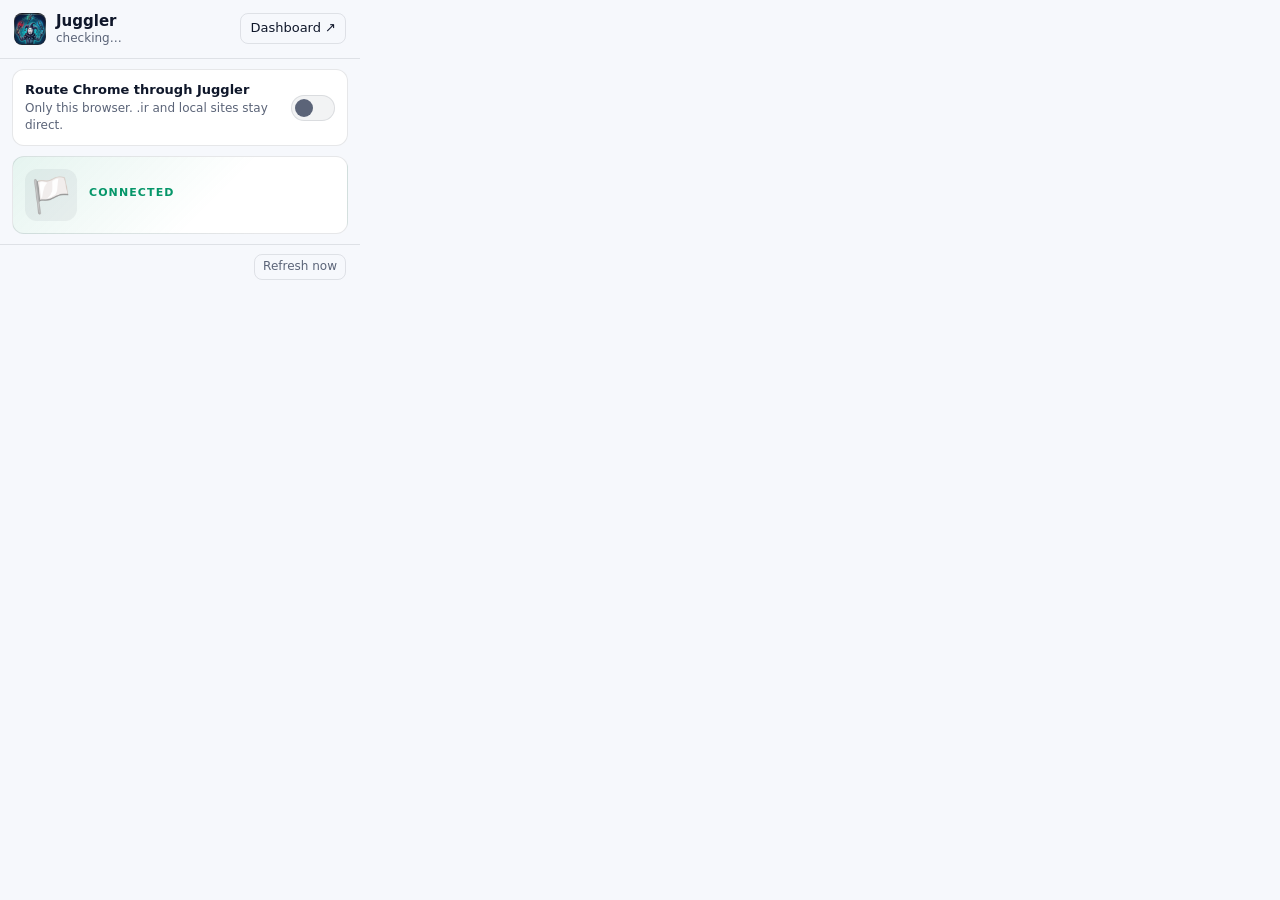
<file: extension/popup.html>
<!doctype html>
<html lang="en">
<head>
<meta charset="utf-8">
<title>Juggler</title>
<link rel="stylesheet" href="popup.css">
</head>
<body>
<header>
  <img src="icons/icon48.png" alt="" class="logo">
  <div class="brand"><b>Juggler</b><span id="sub">checking…</span></div>
  <button id="dash" class="ghost" title="Open the full dashboard">Dashboard ↗</button>
</header>

<section class="toggle-row">
  <div>
    <div class="t">Route Chrome through Juggler</div>
    <div class="d" id="toggle-desc">Only this browser. .ir and local sites stay direct.</div>
  </div>
  <button class="switch" id="route" role="switch" aria-checked="false"><span></span></button>
</section>

<section id="offline" class="offline" hidden>
  <b>Juggler isn't running.</b>
  Open <b>Juggler</b> from your Desktop or Start menu, then reopen this popup.
</section>

<section id="hero" class="hero" hidden>
  <div class="flag" id="flag">🏳️</div>
  <div class="info">
    <div class="eyebrow" id="eyebrow">Connected</div>
    <div class="title" id="title"></div>
    <div class="chips" id="chips"></div>
  </div>
</section>

<section id="list-wrap" hidden>
  <div class="list-head"><span>Best configs</span><button id="auto" class="ghost small" hidden>Back to auto</button></div>
  <ul id="list"></ul>
</section>

<footer id="foot" hidden>
  <span id="stats"></span>
  <button id="refresh" class="ghost small">Refresh now</button>
</footer>
<script src="popup.js"></script>
</body>
</html>
</file>
<file: extension/popup.css>
@font-face {
  font-family: "Twemoji Country Flags";
  unicode-range: U+1F1E6-1F1FF, U+1F3F4, U+E0062-E007F;
  src: url("fonts/TwemojiCountryFlags.woff2") format("woff2");
}
:root {
  --bg: #0b1020; --surface: rgba(255,255,255,.05); --surface-2: rgba(255,255,255,.08);
  --border: rgba(255,255,255,.09); --text: #e8ebf4; --muted: #8a93a8; --accent: #34d399;
  --accent-soft: rgba(52,211,153,.14); --red: #f87171; --amber: #fbbf24;
  color-scheme: dark;
}
@media (prefers-color-scheme: light) {
  :root { --bg: #f6f8fc; --surface: #fff; --surface-2: rgba(15,23,42,.05); --border: rgba(15,23,42,.1);
          --text: #0f172a; --muted: #5b6478; --accent: #059669; --accent-soft: rgba(5,150,105,.1);
          --red: #dc2626; --amber: #b45309; color-scheme: light; }
}
* { box-sizing: border-box; }
body { margin: 0; width: 360px; background: var(--bg); color: var(--text);
       font: 13px/1.45 "Twemoji Country Flags", "Segoe UI Variable Text", "Segoe UI", system-ui, sans-serif; }
button { font: inherit; color: inherit; cursor: pointer; }
header { display: flex; align-items: center; gap: 10px; padding: 12px 14px; border-bottom: 1px solid var(--border); }
.logo { width: 32px; height: 32px; border-radius: 8px; }
.brand { display: grid; flex: 1; line-height: 1.25; }
.brand b { font-size: 15px; }
.brand span { color: var(--muted); font-size: 12px; }
.ghost { background: transparent; border: 1px solid var(--border); border-radius: 8px; padding: 5px 9px; }
.ghost:hover { border-color: var(--accent); color: var(--accent); }
.small { font-size: 12px; padding: 3px 8px; }
section { margin: 10px 12px; }
.toggle-row { display: flex; justify-content: space-between; align-items: center; gap: 12px;
  background: var(--surface); border: 1px solid var(--border); border-radius: 12px; padding: 11px 12px; }
.t { font-weight: 650; }
.d { color: var(--muted); font-size: 12px; }
.switch { width: 44px; height: 26px; flex: none; border-radius: 999px; position: relative;
  background: var(--surface-2); border: 1px solid var(--border); }
.switch span { position: absolute; top: 3px; left: 3px; width: 18px; height: 18px; border-radius: 50%; background: var(--muted); }
.switch[aria-checked="true"] { background: var(--accent); border-color: transparent; }
.switch[aria-checked="true"] span { transform: translateX(18px); background: #fff; }
body.ready .switch, body.ready .switch span { transition: all .2s; }
.offline { background: rgba(248,113,113,.1); border: 1px solid rgba(248,113,113,.3); color: var(--text);
  border-radius: 12px; padding: 11px 12px; }
.hero { display: flex; gap: 12px; align-items: center; background: linear-gradient(135deg, var(--accent-soft), transparent 60%), var(--surface);
  border: 1px solid var(--border); border-radius: 12px; padding: 12px; }
.flag { font-size: 34px; line-height: 1; width: 52px; height: 52px; display: grid; place-items: center;
  background: var(--surface-2); border-radius: 12px; flex: none; }
.eyebrow { color: var(--accent); font-size: 11px; font-weight: 700; letter-spacing: .1em; text-transform: uppercase; }
.title { font-size: 16px; font-weight: 700; }
.chips { display: flex; flex-wrap: wrap; gap: 5px; margin-top: 4px; }
.chip { font-size: 11.5px; color: var(--muted); background: var(--surface-2); border-radius: 999px; padding: 1px 8px; }
.chip b { color: var(--text); }
.list-head { display: flex; justify-content: space-between; align-items: center; color: var(--muted);
  font-size: 11px; font-weight: 700; letter-spacing: .08em; text-transform: uppercase; margin: 0 2px 6px; }
ul { list-style: none; margin: 0; padding: 0; display: grid; gap: 4px; }
li { display: grid; grid-template-columns: 26px 1fr auto auto; align-items: center; gap: 8px;
  background: var(--surface); border: 1px solid var(--border); border-radius: 10px; padding: 6px 8px; }
li.active { border-color: var(--accent); }
li .f { font-size: 18px; }
li .n { overflow: hidden; white-space: nowrap; text-overflow: ellipsis; }
li .n small { color: var(--muted); display: block; font-size: 11px; }
li .p { color: var(--muted); font-size: 12px; text-align: right; font-variant-numeric: tabular-nums; }
li .use { font-size: 11.5px; padding: 2px 8px; border-radius: 7px; background: var(--accent-soft); color: var(--accent); border: 0; }
li .live { color: var(--accent); font-size: 11.5px; font-weight: 600; }
footer { display: flex; justify-content: space-between; align-items: center; color: var(--muted);
  font-size: 12px; padding: 9px 14px 12px; border-top: 1px solid var(--border); }
</file>
